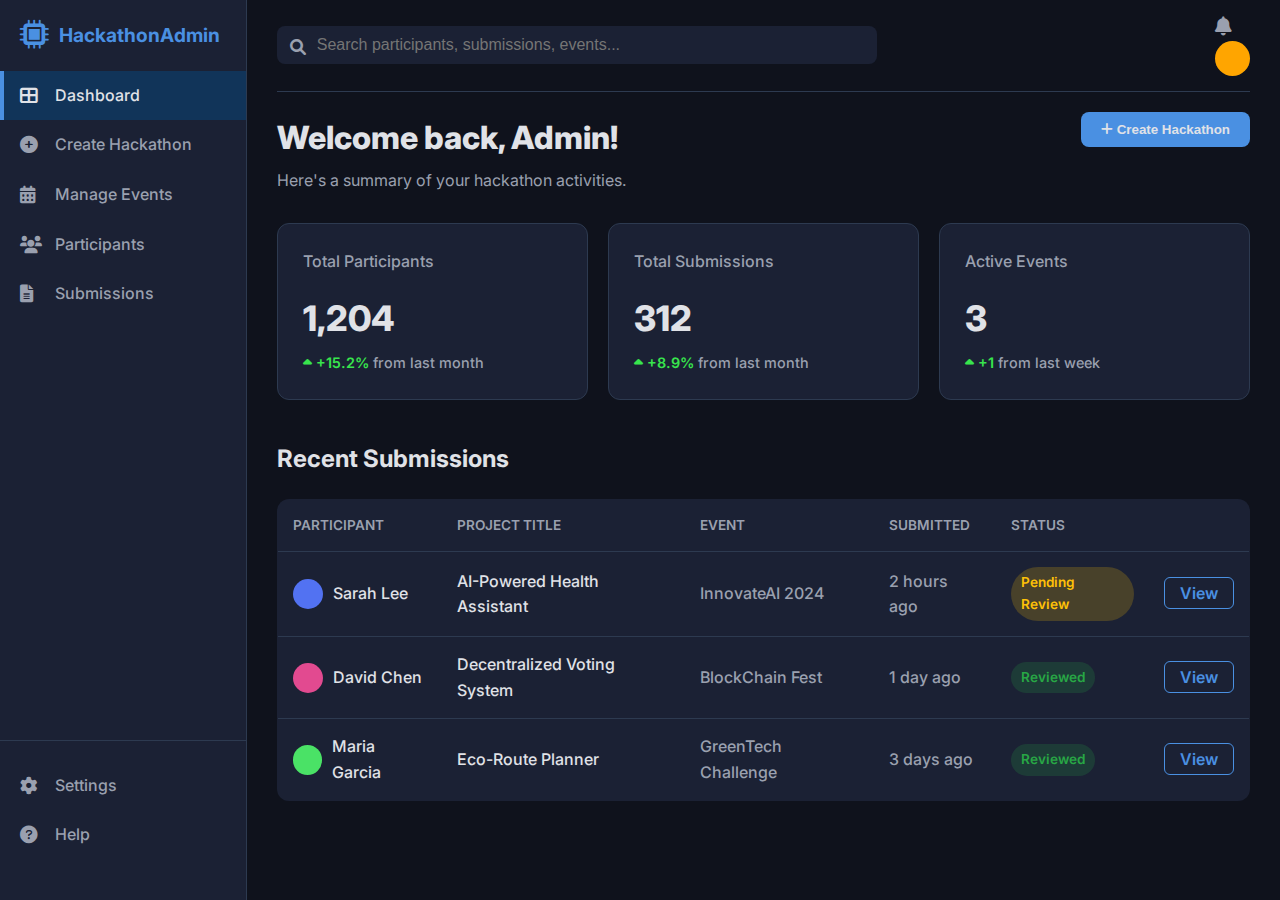
<file: admindb.html>
<!DOCTYPE html>
<html lang="en">
<head>
    <meta charset="UTF-8">
    <meta name="viewport" content="width=device-width, initial-scale=1.0">
    <title>Admin Dashboard</title>
    <link href="https://fonts.googleapis.com/css2?family=Inter:wght@400;500;600;700;800&display=swap" rel="stylesheet">
    <link rel="stylesheet" href="https://cdnjs.cloudflare.com/ajax/libs/font-awesome/6.0.0-beta3/css/all.min.css">
    <style>
        /* CSS for the Admin Dashboard */

        :root {
            /* Color Palette */
            --dark-bg: #0F121C;
            --sidebar-bg: #1B2134;
            --card-bg: #1B2134;
            --text-light: #E0E2E7;
            --text-muted: #9AA0AF;
            --primary-blue: #4A90E2;
            --accent-green: #38E54D;
            --accent-red: #FF5252;
            --border-color: #2D3A50;
            --active-bg: #113459;
        }

        * {
            box-sizing: border-box;
            margin: 0;
            padding: 0;
        }

        body {
            font-family: 'Inter', sans-serif;
            background-color: var(--dark-bg);
            color: var(--text-light);
            line-height: 1.6;
        }

        /* --- Main Layout: Sidebar + Content --- */
        .dashboard-container {
            display: flex;
            min-height: 100vh;
        }

        /* --- Sidebar Navigation --- */
        .sidebar {
            width: 250px;
            background-color: var(--sidebar-bg);
            padding: 20px 0;
            border-right: 1px solid var(--border-color);
            display: flex;
            flex-direction: column;
            justify-content: space-between;
        }

        .sidebar-header {
            padding: 0 20px 20px;
            font-size: 1.2em;
            font-weight: 700;
            color: var(--primary-blue);
            display: flex;
            align-items: center;
        }
        
        .sidebar-header i {
            font-size: 1.5em;
            margin-right: 10px;
        }

        .nav-section {
            padding-bottom: 20px;
        }

        .nav-item a {
            display: flex;
            align-items: center;
            padding: 12px 20px;
            color: var(--text-muted);
            text-decoration: none;
            font-weight: 500;
            transition: background-color 0.3s, color 0.3s;
        }

        .nav-item a i {
            width: 20px;
            margin-right: 15px;
            font-size: 1.1em;
        }

        .nav-item a:hover {
            color: var(--text-light);
            background-color: #232B40;
        }

        .nav-item a.active {
            color: var(--text-light);
            background-color: var(--active-bg);
            border-left: 4px solid var(--primary-blue);
            padding-left: 16px; /* Adjust for border */
        }
        
        .nav-item-bottom {
            margin-top: auto; /* Pushes the bottom items down */
            border-top: 1px solid var(--border-color);
            padding-top: 20px;
        }


        /* --- Main Content Area --- */
        .main-content {
            flex-grow: 1;
            padding: 0 30px 30px;
        }
        
        /* --- Top Bar --- */
        .top-bar {
            padding: 15px 0;
            display: flex;
            justify-content: space-between;
            align-items: center;
            border-bottom: 1px solid var(--border-color);
            margin-bottom: 20px;
        }

        .search-bar {
            flex-grow: 1;
            margin-right: 20px;
            max-width: 600px;
        }

        .search-bar input {
            width: 100%;
            background-color: var(--sidebar-bg);
            border: none;
            color: var(--text-light);
            padding: 10px 15px;
            padding-left: 40px;
            border-radius: 8px;
            font-size: 1em;
        }
        
        .search-bar i {
            position: absolute;
            color: var(--text-muted);
            padding: 13px;
        }

        .top-icons i {
            font-size: 1.2em;
            color: var(--text-muted);
            margin-left: 20px;
            cursor: pointer;
        }

        .user-avatar {
            width: 35px;
            height: 35px;
            border-radius: 50%;
            background-color: orange; /* Placeholder color */
            margin-left: 20px;
            cursor: pointer;
        }


        /* --- Welcome Section --- */
        .welcome-section {
            display: flex;
            justify-content: space-between;
            align-items: flex-start;
            margin-bottom: 30px;
        }

        .welcome-text h1 {
            font-size: 2em;
            font-weight: 800;
            margin-bottom: 5px;
        }

        .welcome-text p {
            color: var(--text-muted);
        }

        .btn-create-hackathon {
            background-color: var(--primary-blue);
            color: var(--text-light);
            border: none;
            padding: 10px 20px;
            border-radius: 8px;
            font-weight: 600;
            cursor: pointer;
            transition: background-color 0.3s;
        }

        .btn-create-hackathon:hover {
            background-color: #3C7DCF;
        }


        /* --- Stats Cards --- */
        .stats-grid {
            display: grid;
            grid-template-columns: repeat(3, 1fr);
            gap: 20px;
            margin-bottom: 40px;
        }
        
        @media (max-width: 900px) {
            .stats-grid {
                grid-template-columns: 1fr;
            }
        }

        .stat-card {
            background-color: var(--card-bg);
            padding: 25px;
            border-radius: 12px;
            border: 1px solid var(--border-color);
        }

        .stat-card h3 {
            font-size: 1em;
            color: var(--text-muted);
            margin-bottom: 15px;
            font-weight: 500;
        }

        .stat-value {
            font-size: 2.2em;
            font-weight: 800;
            margin-bottom: 5px;
        }

        .stat-change {
            font-size: 0.9em;
            font-weight: 600;
        }

        .change-positive {
            color: var(--accent-green);
        }
        
        .change-note {
            color: var(--text-muted);
            font-weight: 500;
        }


        /* --- Recent Submissions Table --- */
        .recent-submissions h2 {
            font-size: 1.5em;
            font-weight: 700;
            margin-bottom: 20px;
        }

        .submissions-table {
            width: 100%;
            background-color: var(--card-bg);
            border-collapse: collapse;
            border-radius: 12px;
            overflow: hidden;
            border: 1px solid var(--border-color);
        }

        .submissions-table th, .submissions-table td {
            padding: 15px;
            text-align: left;
            border-bottom: 1px solid var(--border-color);
        }
        
        .submissions-table th {
            color: var(--text-muted);
            font-weight: 600;
            text-transform: uppercase;
            font-size: 0.85em;
        }

        .submissions-table td {
            font-weight: 500;
        }

        .submissions-table tr:last-child td {
            border-bottom: none;
        }

        .participant-cell {
            display: flex;
            align-items: center;
        }

        .participant-avatar {
            width: 30px;
            height: 30px;
            border-radius: 50%;
            margin-right: 10px;
        }
        
        /* Placeholder colors for avatars */
        .avatar-sarah { background-color: #5272F2; }
        .avatar-david { background-color: #E24A90; }
        .avatar-maria { background-color: #4AE266; }


        .status-tag {
            padding: 5px 10px;
            border-radius: 50px;
            font-size: 0.85em;
            font-weight: 600;
            display: inline-block;
        }

        .status-pending {
            background-color: rgba(255, 193, 7, 0.2);
            color: #FFC107;
        }

        .status-reviewed {
            background-color: rgba(40, 167, 69, 0.2);
            color: #28A745;
        }
        
        .btn-view-submission {
            background-color: transparent;
            color: var(--primary-blue);
            border: 1px solid var(--primary-blue);
            padding: 5px 15px;
            border-radius: 6px;
            text-decoration: none;
            font-weight: 600;
            transition: background-color 0.2s;
        }

        .btn-view-submission:hover {
            background-color: rgba(74, 144, 226, 0.1);
        }
        
        /* Utility Class for margin in table */
        .project-title {
            color: var(--text-light);
        }
        
        .event-name {
            color: var(--text-muted);
        }

    </style>
</head>
<body>

    <div class="dashboard-container">
        <nav class="sidebar">
            <div class="nav-section">
                <div class="sidebar-header">
                    <i class="fas fa-microchip"></i> HackathonAdmin
                </div>
                <div class="nav-item">
                    <a href="#" class="active">
                        <i class="fas fa-th-large"></i> Dashboard
                    </a>
                </div>
                <div class="nav-item">
                    <a href="#">
                        <i class="fas fa-plus-circle"></i> Create Hackathon
                    </a>
                </div>
                <div class="nav-item">
                    <a href="#">
                        <i class="fas fa-calendar-alt"></i> Manage Events
                    </a>
                </div>
                <div class="nav-item">
                    <a href="#">
                        <i class="fas fa-users"></i> Participants
                    </a>
                </div>
                <div class="nav-item">
                    <a href="#">
                        <i class="fas fa-file-alt"></i> Submissions
                    </a>
                </div>
            </div>
            
            <div class="nav-section nav-item-bottom">
                <div class="nav-item">
                    <a href="#">
                        <i class="fas fa-cog"></i> Settings
                    </a>
                </div>
                <div class="nav-item">
                    <a href="#">
                        <i class="fas fa-question-circle"></i> Help
                    </a>
                </div>
            </div>
        </nav>

        <main class="main-content">
            <div class="top-bar">
                <div class="search-bar">
                    <i class="fas fa-search"></i>
                    <input type="text" placeholder="Search participants, submissions, events...">
                </div>
                <div class="top-icons">
                    <i class="fas fa-bell"></i>
                    <div class="user-avatar"></div> </div>
            </div>

            <div class="welcome-section">
                <div class="welcome-text">
                    <h1>Welcome back, Admin!</h1>
                    <p>Here's a summary of your hackathon activities.</p>
                </div>
                <button class="btn-create-hackathon">
                    <i class="fas fa-plus"></i> Create Hackathon
                </button>
            </div>

            <div class="stats-grid">
                <div class="stat-card">
                    <h3>Total Participants</h3>
                    <div class="stat-value">1,204</div>
                    <div class="stat-change change-positive">
                        <i class="fas fa-caret-up"></i> +15.2% <span class="change-note">from last month</span>
                    </div>
                </div>

                <div class="stat-card">
                    <h3>Total Submissions</h3>
                    <div class="stat-value">312</div>
                    <div class="stat-change change-positive">
                        <i class="fas fa-caret-up"></i> +8.9% <span class="change-note">from last month</span>
                    </div>
                </div>

                <div class="stat-card">
                    <h3>Active Events</h3>
                    <div class="stat-value">3</div>
                    <div class="stat-change change-positive">
                        <i class="fas fa-caret-up"></i> +1 <span class="change-note">from last week</span>
                    </div>
                </div>
            </div>

            <div class="recent-submissions">
                <h2>Recent Submissions</h2>
                <table class="submissions-table">
                    <thead>
                        <tr>
                            <th>Participant</th>
                            <th>Project Title</th>
                            <th>Event</th>
                            <th>Submitted</th>
                            <th>Status</th>
                            <th></th>
                        </tr>
                    </thead>
                    <tbody>
                        <tr>
                            <td>
                                <div class="participant-cell">
                                    <div class="participant-avatar avatar-sarah"></div>
                                    Sarah Lee
                                </div>
                            </td>
                            <td class="project-title">AI-Powered Health Assistant</td>
                            <td class="event-name">InnovateAI 2024</td>
                            <td class="event-name">2 hours ago</td>
                            <td><span class="status-tag status-pending">Pending Review</span></td>
                            <td><a href="#" class="btn-view-submission">View</a></td>
                        </tr>
                        <tr>
                            <td>
                                <div class="participant-cell">
                                    <div class="participant-avatar avatar-david"></div>
                                    David Chen
                                </div>
                            </td>
                            <td class="project-title">Decentralized Voting System</td>
                            <td class="event-name">BlockChain Fest</td>
                            <td class="event-name">1 day ago</td>
                            <td><span class="status-tag status-reviewed">Reviewed</span></td>
                            <td><a href="#" class="btn-view-submission">View</a></td>
                        </tr>
                        <tr>
                            <td>
                                <div class="participant-cell">
                                    <div class="participant-avatar avatar-maria"></div>
                                    Maria Garcia
                                </div>
                            </td>
                            <td class="project-title">Eco-Route Planner</td>
                            <td class="event-name">GreenTech Challenge</td>
                            <td class="event-name">3 days ago</td>
                            <td><span class="status-tag status-reviewed">Reviewed</span></td>
                            <td><a href="#" class="btn-view-submission">View</a></td>
                        </tr>
                    </tbody>
                </table>
            </div>

        </main>
    </div>

</body>
</html>
</file>
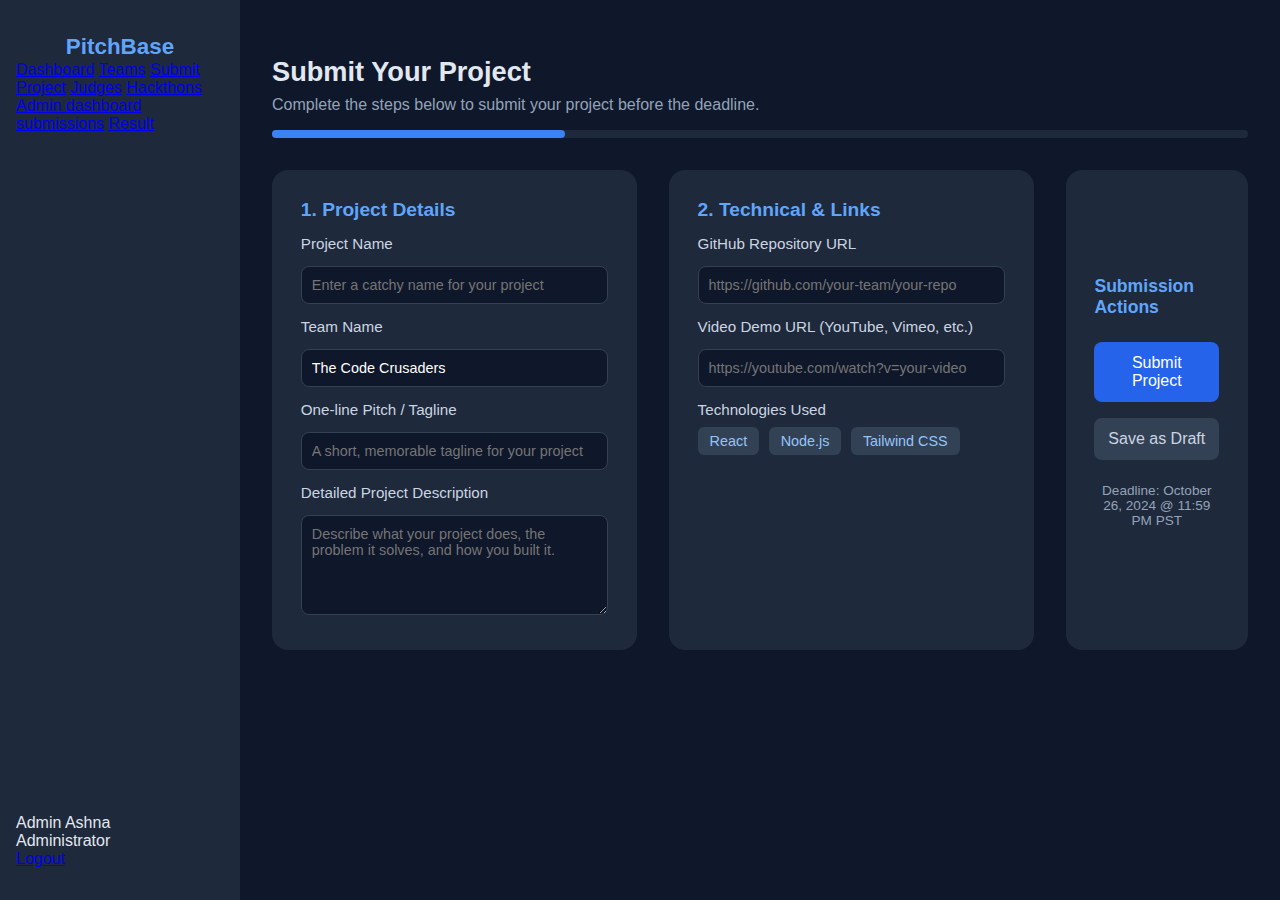
<file: form.html>
<!DOCTYPE html>
<html lang="en">
<head>
  <meta charset="UTF-8" />
  <meta name="viewport" content="width=device-width, initial-scale=1.0" />
  <title>PitchBase - Submit Your Project</title>
  <link rel="stylesheet" href="form.css" />
</head>
<body>
  <div class="layout">
    <!-- Sidebar -->
    <!-- Sidebar -->
  <aside class="sidebar">
    <div>
      <h2 class="logo">PitchBase</h2>
      <nav>
        <a href="index.html">Dashboard</a>
        <a href="just.html">Teams</a>
        <a href="form.html">Submit Project</a>
        <a href="judging.html">Judges</a>
        <a href="partidb.html">Hackthons</a>
        <a href="admindb.html">Admin dashboard</a>
        <a href="judgedb.html">submissions</a>
        <a href="result.html">Result</a>
      </nav>
    </div>

    <div class="admin-info">
      <p class="admin-name">Admin Ashna</p>
      <p class="role">Administrator</p>
      <a href="#" class="logout">Logout</a>
    </div>
  </aside>

    <!-- Main Content -->
    <main class="main-content">
      <section class="container">
        <h1>Submit Your Project</h1>
        <p>Complete the steps below to submit your project before the deadline.</p>

        <div class="progress-bar">
          <div class="progress"></div>
        </div>

        <div class="form-section">
          <div class="form-box">
            <h2>1. Project Details</h2>
            <label>Project Name</label>
            <input type="text" placeholder="Enter a catchy name for your project" />

            <label>Team Name</label>
            <input type="text" value="The Code Crusaders" />

            <label>One-line Pitch / Tagline</label>
            <input type="text" placeholder="A short, memorable tagline for your project" />

            <label>Detailed Project Description</label>
            <textarea placeholder="Describe what your project does, the problem it solves, and how you built it."></textarea>
          </div>

          <div class="form-box">
            <h2>2. Technical & Links</h2>
            <label>GitHub Repository URL</label>
            <input type="text" placeholder="https://github.com/your-team/your-repo" />

            <label>Video Demo URL (YouTube, Vimeo, etc.)</label>
            <input type="text" placeholder="https://youtube.com/watch?v=your-video" />

            <label>Technologies Used</label>
            <div class="tech-tags">
              <span>React</span>
              <span>Node.js</span>
              <span>Tailwind CSS</span>
            </div>
          </div>

          <div class="submission-box">
            <h3>Submission Actions</h3>
            <button class="submit-project">Submit Project</button>
            <button class="save-draft">Save as Draft</button>
            <p class="deadline-text">
              Deadline: October 26, 2024 @ 11:59 PM PST
            </p>
          </div>
        </div>
      </section>
    </main>
  </div>

  <script src="form.js"></script>
</body>
</html>
</file>
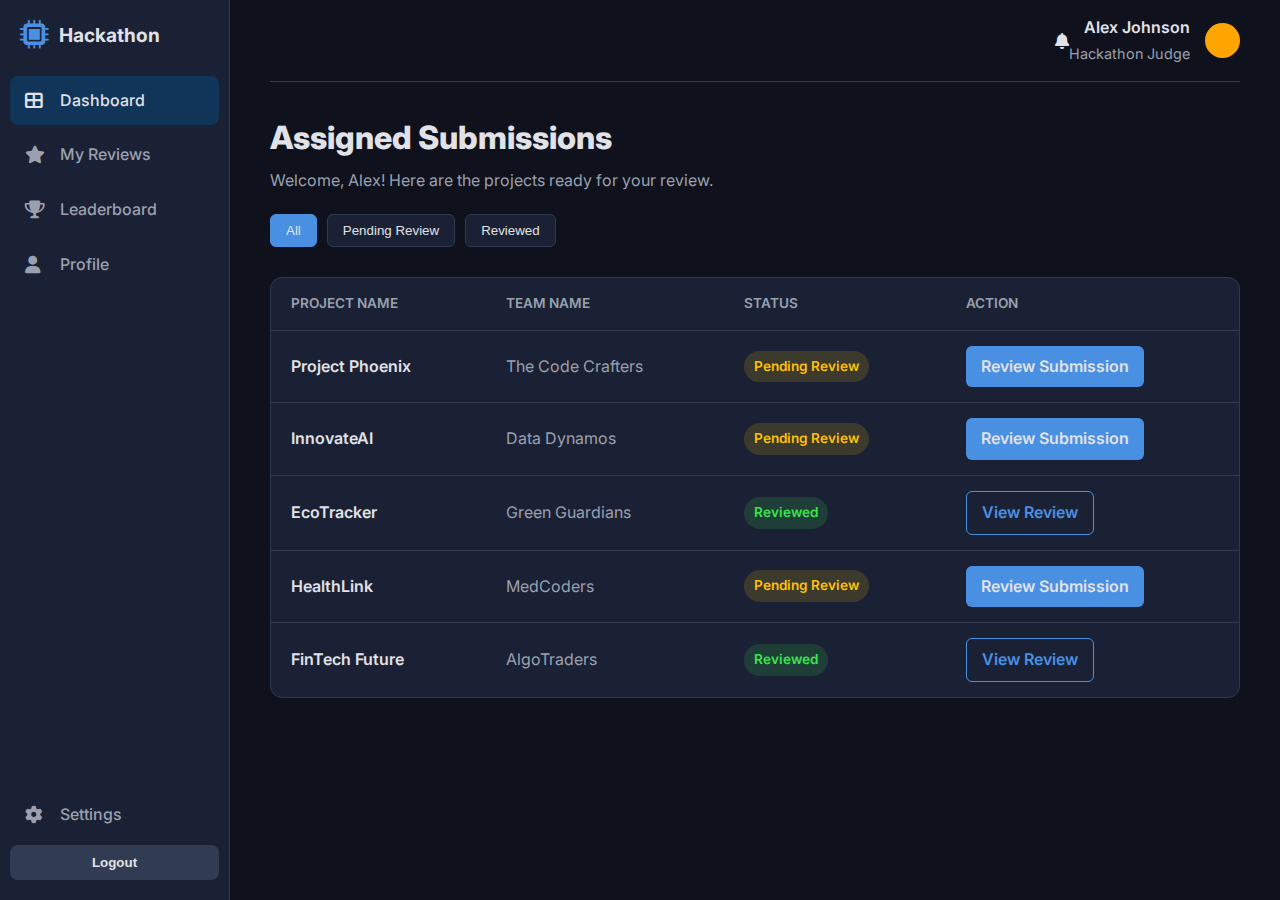
<file: judgedb.html>
<!DOCTYPE html>
<html lang="en">
<head>
    <meta charset="UTF-8">
    <meta name="viewport" content="width=device-width, initial-scale=1.0">
    <title>Judge Dashboard - Assigned Submissions</title>
    <link href="https://fonts.googleapis.com/css2?family=Inter:wght@400;500;600;700;800&display=swap" rel="stylesheet">
    <link rel="stylesheet" href="https://cdnjs.cloudflare.com/ajax/libs/font-awesome/6.0.0-beta3/css/all.min.css">
    <style>
        /* CSS for the Judge Dashboard */

        :root {
            /* Color Palette */
            --dark-bg: #0F121C;
            --sidebar-bg: #1B2134;
            --card-bg: #1B2134;
            --text-light: #E0E2E7;
            --text-muted: #9AA0AF;
            --primary-blue: #4A90E2;
            --active-bg: #113459;
            --border-color: #2D3A50;
            
            /* Status Tags */
            --pending-bg: rgba(255, 193, 7, 0.15);
            --pending-color: #FFC107;
            --reviewed-bg: rgba(56, 229, 77, 0.15);
            --reviewed-color: #38E54D;
        }

        * {
            box-sizing: border-box;
            margin: 0;
            padding: 0;
        }

        body {
            font-family: 'Inter', sans-serif;
            background-color: var(--dark-bg);
            color: var(--text-light);
            line-height: 1.6;
        }

        /* --- Main Layout: Sidebar + Content --- */
        .dashboard-container {
            display: flex;
            min-height: 100vh;
        }

        /* --- Sidebar Navigation --- */
        .sidebar {
            width: 230px;
            background-color: var(--sidebar-bg);
            padding: 20px 0;
            border-right: 1px solid var(--border-color);
            display: flex;
            flex-direction: column;
            justify-content: space-between;
        }

        .sidebar-top, .sidebar-bottom {
            padding: 0 10px;
        }

        .sidebar-header {
            padding: 0 10px 20px;
            font-size: 1.2em;
            font-weight: 700;
            color: var(--text-light);
            display: flex;
            align-items: center;
        }
        
        .sidebar-header i {
            color: var(--primary-blue);
            font-size: 1.5em;
            margin-right: 10px;
        }

        .nav-item a {
            display: flex;
            align-items: center;
            padding: 12px 15px;
            margin: 5px 0;
            border-radius: 8px;
            color: var(--text-muted);
            text-decoration: none;
            font-weight: 500;
            transition: background-color 0.3s, color 0.3s;
        }

        .nav-item a i {
            width: 20px;
            margin-right: 15px;
            font-size: 1.1em;
        }

        .nav-item a:hover {
            color: var(--text-light);
            background-color: #232B40;
        }

        .nav-item a.active {
            color: var(--text-light);
            background-color: var(--active-bg);
        }
        
        .nav-item-bottom {
            margin-top: auto; 
            padding-top: 15px;
        }
        
        .btn-logout {
            width: 100%;
            background-color: #313C52;
            color: var(--text-light);
            padding: 10px;
            border: none;
            border-radius: 8px;
            font-weight: 600;
            cursor: pointer;
            transition: background-color 0.3s;
        }
        
        .btn-logout:hover {
            background-color: #4A566B;
        }


        /* --- Main Content Area --- */
        .main-content {
            flex-grow: 1;
            padding: 0 40px 40px;
        }
        
        /* --- Top Bar --- */
        .top-bar {
            padding: 15px 0;
            display: flex;
            justify-content: flex-end;
            align-items: center;
            border-bottom: 1px solid var(--border-color);
            margin-bottom: 30px;
        }
        
        .user-info {
            display: flex;
            align-items: center;
        }

        .top-icons i {
            font-size: 1.2em;
            color: var(--text-muted);
            margin-right: 20px;
            cursor: pointer;
        }
        
        .user-details {
            text-align: right;
            margin-right: 15px;
        }
        
        .user-details strong {
            display: block;
            font-weight: 600;
        }
        
        .user-details span {
            color: var(--text-muted);
            font-size: 0.9em;
        }

        .user-avatar {
            width: 35px;
            height: 35px;
            border-radius: 50%;
            background-color: orange; /* Placeholder color */
            cursor: pointer;
        }


        /* --- Assigned Submissions Section --- */
        .submission-header {
            margin-bottom: 30px;
        }
        
        .submission-header h1 {
            font-size: 2em;
            font-weight: 800;
            margin-bottom: 5px;
        }

        .submission-header p {
            color: var(--text-muted);
            margin-bottom: 20px;
        }
        
        /* Filter Buttons */
        .filter-buttons {
            display: flex;
            gap: 10px;
        }
        
        .btn-filter {
            background-color: var(--card-bg);
            color: var(--text-light);
            border: 1px solid var(--border-color);
            padding: 8px 15px;
            border-radius: 6px;
            font-weight: 500;
            cursor: pointer;
            transition: background-color 0.3s, border-color 0.3s;
        }
        
        .btn-filter.active {
            background-color: var(--primary-blue);
            border-color: var(--primary-blue);
            color: var(--text-light);
        }

        .btn-filter:hover:not(.active) {
            background-color: #232B40;
            border-color: var(--primary-blue);
        }

        /* --- Submissions Table --- */
        .submissions-table-container {
            margin-top: 30px;
            background-color: var(--card-bg);
            border-radius: 12px;
            overflow: hidden;
            border: 1px solid var(--border-color);
        }
        
        .submissions-table {
            width: 100%;
            border-collapse: collapse;
        }

        .submissions-table th, .submissions-table td {
            padding: 15px 20px;
            text-align: left;
            border-bottom: 1px solid var(--border-color);
        }
        
        .submissions-table th {
            color: var(--text-muted);
            font-weight: 600;
            text-transform: uppercase;
            font-size: 0.85em;
        }
        
        .submissions-table tr:last-child td {
            border-bottom: none;
        }

        /* Table Data Styling */
        .project-name {
            font-weight: 600;
        }
        
        .team-name {
            color: var(--text-muted);
        }

        .status-tag {
            padding: 5px 10px;
            border-radius: 50px;
            font-size: 0.85em;
            font-weight: 600;
            display: inline-block;
        }

        .status-pending {
            background-color: var(--pending-bg);
            color: var(--pending-color);
        }

        .status-reviewed {
            background-color: var(--reviewed-bg);
            color: var(--reviewed-color);
        }
        
        /* Action Buttons */
        .btn-action {
            padding: 8px 15px;
            border-radius: 6px;
            font-weight: 600;
            cursor: pointer;
            text-decoration: none;
            transition: background-color 0.2s;
            display: inline-block;
        }

        .btn-review {
            background-color: var(--primary-blue);
            color: var(--text-light);
            border: none;
        }

        .btn-review:hover {
            background-color: #3C7DCF;
        }

        .btn-view {
            background-color: transparent;
            color: var(--primary-blue);
            border: 1px solid var(--primary-blue);
        }

        .btn-view:hover {
            background-color: rgba(74, 144, 226, 0.1);
        }

    </style>
</head>
<body>

    <div class="dashboard-container">
        <nav class="sidebar">
            <div class="sidebar-top">
                <div class="sidebar-header">
                    <i class="fas fa-microchip"></i> Hackathon
                </div>
                <div class="nav-item">
                    <a href="#" class="active">
                        <i class="fas fa-th-large"></i> Dashboard
                    </a>
                </div>
                <div class="nav-item">
                    <a href="#">
                        <i class="fas fa-star"></i> My Reviews
                    </a>
                </div>
                <div class="nav-item">
                    <a href="#">
                        <i class="fas fa-trophy"></i> Leaderboard
                    </a>
                </div>
                <div class="nav-item">
                    <a href="#">
                        <i class="fas fa-user"></i> Profile
                    </a>
                </div>
            </div>
            
            <div class="sidebar-bottom nav-item-bottom">
                <div class="nav-item">
                    <a href="#">
                        <i class="fas fa-cog"></i> Settings
                    </a>
                </div>
                <button class="btn-logout">
                    Logout
                </button>
            </div>
        </nav>

        <main class="main-content">
            <div class="top-bar">
                <div class="user-info">
                    <i class="fas fa-bell"></i>
                    <div class="user-details">
                        <strong>Alex Johnson</strong>
                        <span>Hackathon Judge</span>
                    </div>
                    <div class="user-avatar"></div> </div>
            </div>

            <div class="submission-header">
                <h1>Assigned Submissions</h1>
                <p>Welcome, Alex! Here are the projects ready for your review.</p>
                
                <div class="filter-buttons">
                    <button class="btn-filter active">All</button>
                    <button class="btn-filter">Pending Review</button>
                    <button class="btn-filter">Reviewed</button>
                </div>
            </div>

            <div class="submissions-table-container">
                <table class="submissions-table">
                    <thead>
                        <tr>
                            <th>Project Name</th>
                            <th>Team Name</th>
                            <th>Status</th>
                            <th>Action</th>
                        </tr>
                    </thead>
                    <tbody>
                        <tr>
                            <td class="project-name">Project Phoenix</td>
                            <td class="team-name">The Code Crafters</td>
                            <td><span class="status-tag status-pending">Pending Review</span></td>
                            <td><a href="#" class="btn-action btn-review">Review Submission</a></td>
                        </tr>
                        <tr>
                            <td class="project-name">InnovateAI</td>
                            <td class="team-name">Data Dynamos</td>
                            <td><span class="status-tag status-pending">Pending Review</span></td>
                            <td><a href="#" class="btn-action btn-review">Review Submission</a></td>
                        </tr>
                        <tr>
                            <td class="project-name">EcoTracker</td>
                            <td class="team-name">Green Guardians</td>
                            <td><span class="status-tag status-reviewed">Reviewed</span></td>
                            <td><a href="#" class="btn-action btn-view">View Review</a></td>
                        </tr>
                        <tr>
                            <td class="project-name">HealthLink</td>
                            <td class="team-name">MedCoders</td>
                            <td><span class="status-tag status-pending">Pending Review</span></td>
                            <td><a href="#" class="btn-action btn-review">Review Submission</a></td>
                        </tr>
                        <tr>
                            <td class="project-name">FinTech Future</td>
                            <td class="team-name">AlgoTraders</td>
                            <td><span class="status-tag status-reviewed">Reviewed</span></td>
                            <td><a href="#" class="btn-action btn-view">View Review</a></td>
                        </tr>
                    </tbody>
                </table>
            </div>

        </main>
    </div>

</body>
</html>
</file>
<file: form.css>
* {
  margin: 0;
  padding: 0;
  box-sizing: border-box;
  font-family: "Inter", sans-serif;
}

body {
  background-color: #0f172a;
  color: #e2e8f0;
  height: 100vh;
  display: flex;
}

/* Layout */
.layout {
  display: flex;
  width: 100%;
  height: 100vh;
}

/* Sidebar */
.sidebar {
  width: 240px;
  background-color: #1e293b;
  padding: 2rem 1rem;
  display: flex;
  flex-direction: column;
  justify-content: space-between;
}

.logo {
  color: #60a5fa;
  font-size: 1.4rem;
  text-align: center;
  line-height: 1.3;
}

.menu {
  display: flex;
  flex-direction: column;
  margin-top: 2rem;
}

.menu a {
  color: #94a3b8;
  text-decoration: none;
  padding: 10px 15px;
  border-radius: 6px;
  margin-bottom: 10px;
  transition: 0.3s;
}

.menu a:hover,
.menu a.active {
  background-color: #334155;
  color: #e2e8f0;
}

.submit-btn {
  background-color: #2563eb;
  color: white;
  padding: 10px;
  border: none;
  border-radius: 8px;
  cursor: pointer;
  font-size: 1rem;
}

.submit-btn:hover {
  background-color: #1d4ed8;
}

/* Main Content */
.main-content {
  flex: 1;
  overflow-y: auto;
}

.container {
  max-width: 1150px;
  margin: 2rem auto;
  padding: 1.5rem 2rem;
}

.container h1 {
  font-size: 1.7rem;
  margin-bottom: 8px;
}

.container p {
  color: #94a3b8;
  margin-bottom: 1rem;
}

/* Progress Bar */
.progress-bar {
  background: #1e293b;
  border-radius: 10px;
  height: 8px;
  width: 100%;
  margin-bottom: 2rem;
}

.progress {
  width: 30%;
  height: 8px;
  background: #3b82f6;
  border-radius: 10px;
}

/* Form Sections */
.form-section {
  display: grid;
  grid-template-columns: 2fr 2fr 1fr;
  gap: 2rem;
}

.form-box {
  background-color: #1e293b;
  border-radius: 16px;
  padding: 1.8rem;
  display: flex;
  flex-direction: column;
  gap: 14px;
  min-height: 480px;
}

.form-box h2 {
  color: #60a5fa;
  font-size: 1.2rem;
}

.form-box label {
  font-size: 0.95rem;
  color: #cbd5e1;
}

.form-box input,
.form-box textarea {
  background-color: #0f172a;
  color: white;
  border: 1px solid #334155;
  border-radius: 8px;
  padding: 10px;
  font-size: 0.9rem;
  outline: none;
}

.form-box input:focus,
.form-box textarea:focus {
  border-color: #3b82f6;
}

.form-box textarea {
  min-height: 100px;
  resize: vertical;
}

.tech-tags span {
  background-color: #334155;
  padding: 6px 12px;
  border-radius: 6px;
  color: #93c5fd;
  margin-right: 5px;
  font-size: 0.9rem;
}

/* Submission Box */
.submission-box {
  background-color: #1e293b;
  border-radius: 16px;
  padding: 1.8rem;
  display: flex;
  flex-direction: column;
  align-items: center;
  justify-content: center;
  min-height: 480px;
}

.submission-box h3 {
  color: #60a5fa;
  margin-bottom: 1rem;
  font-size: 1.1rem;
}

.submission-box button {
  width: 100%;
  padding: 12px;
  border-radius: 8px;
  margin: 8px 0;
  cursor: pointer;
  border: none;
  font-size: 1rem;
}

.submit-project {
  background-color: #2563eb;
  color: white;
}

.save-draft {
  background-color: #334155;
  color: #cbd5e1;
}

.deadline-text {
  font-size: 0.85rem;
  color: #94a3b8;
  margin-top: 15px;
  text-align: center;
}
</file>
